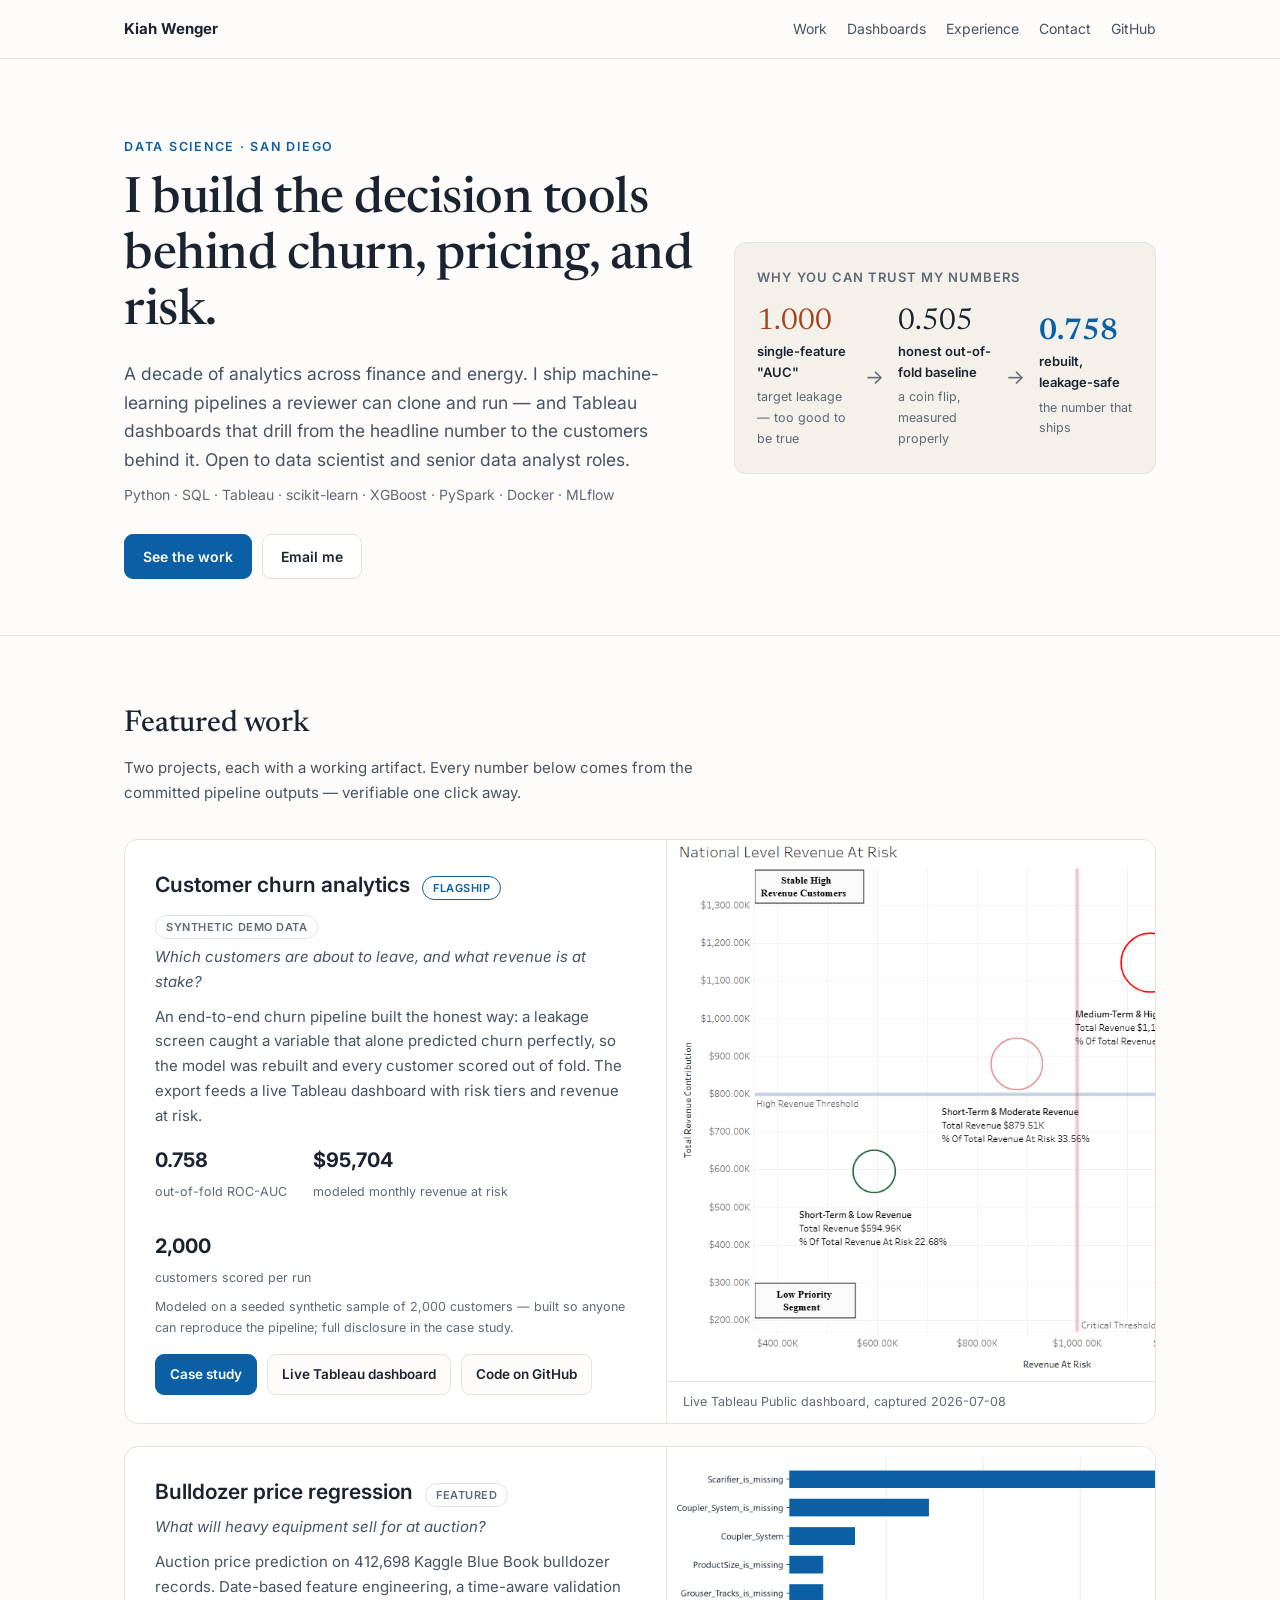
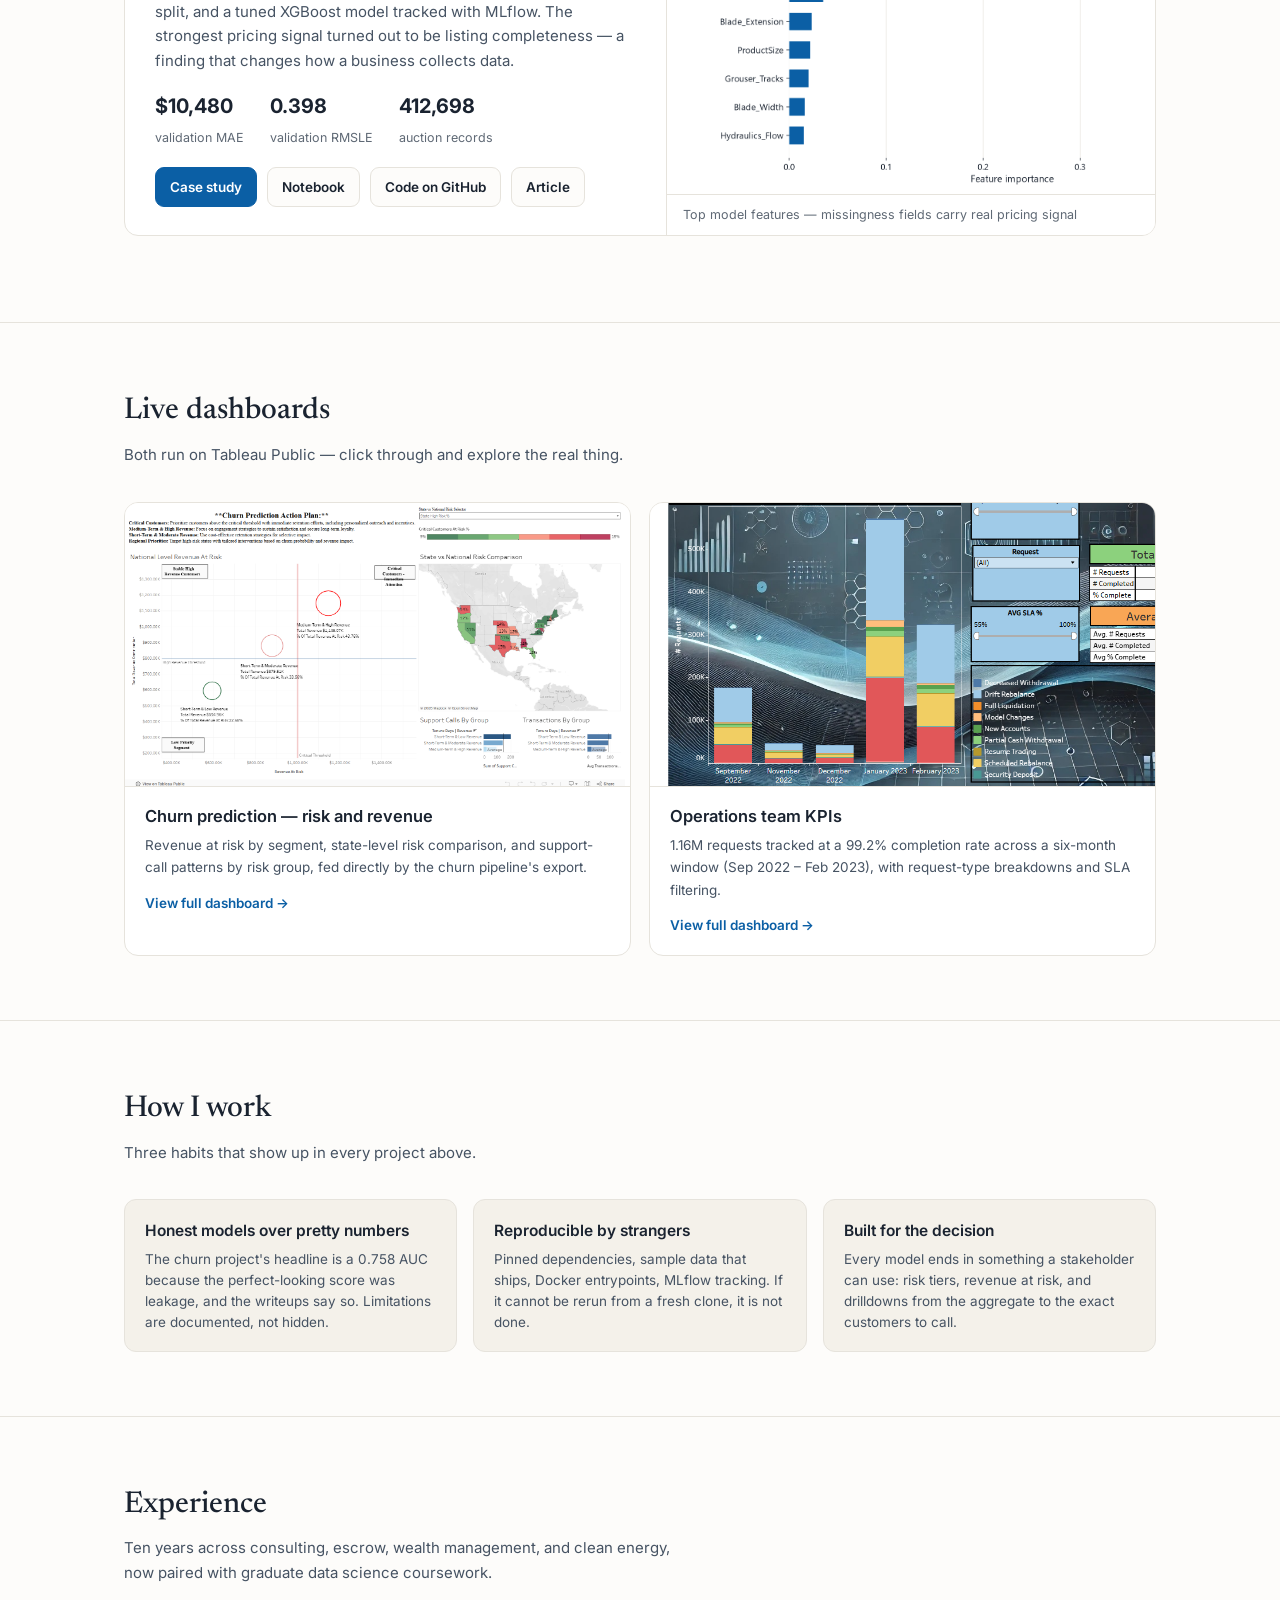
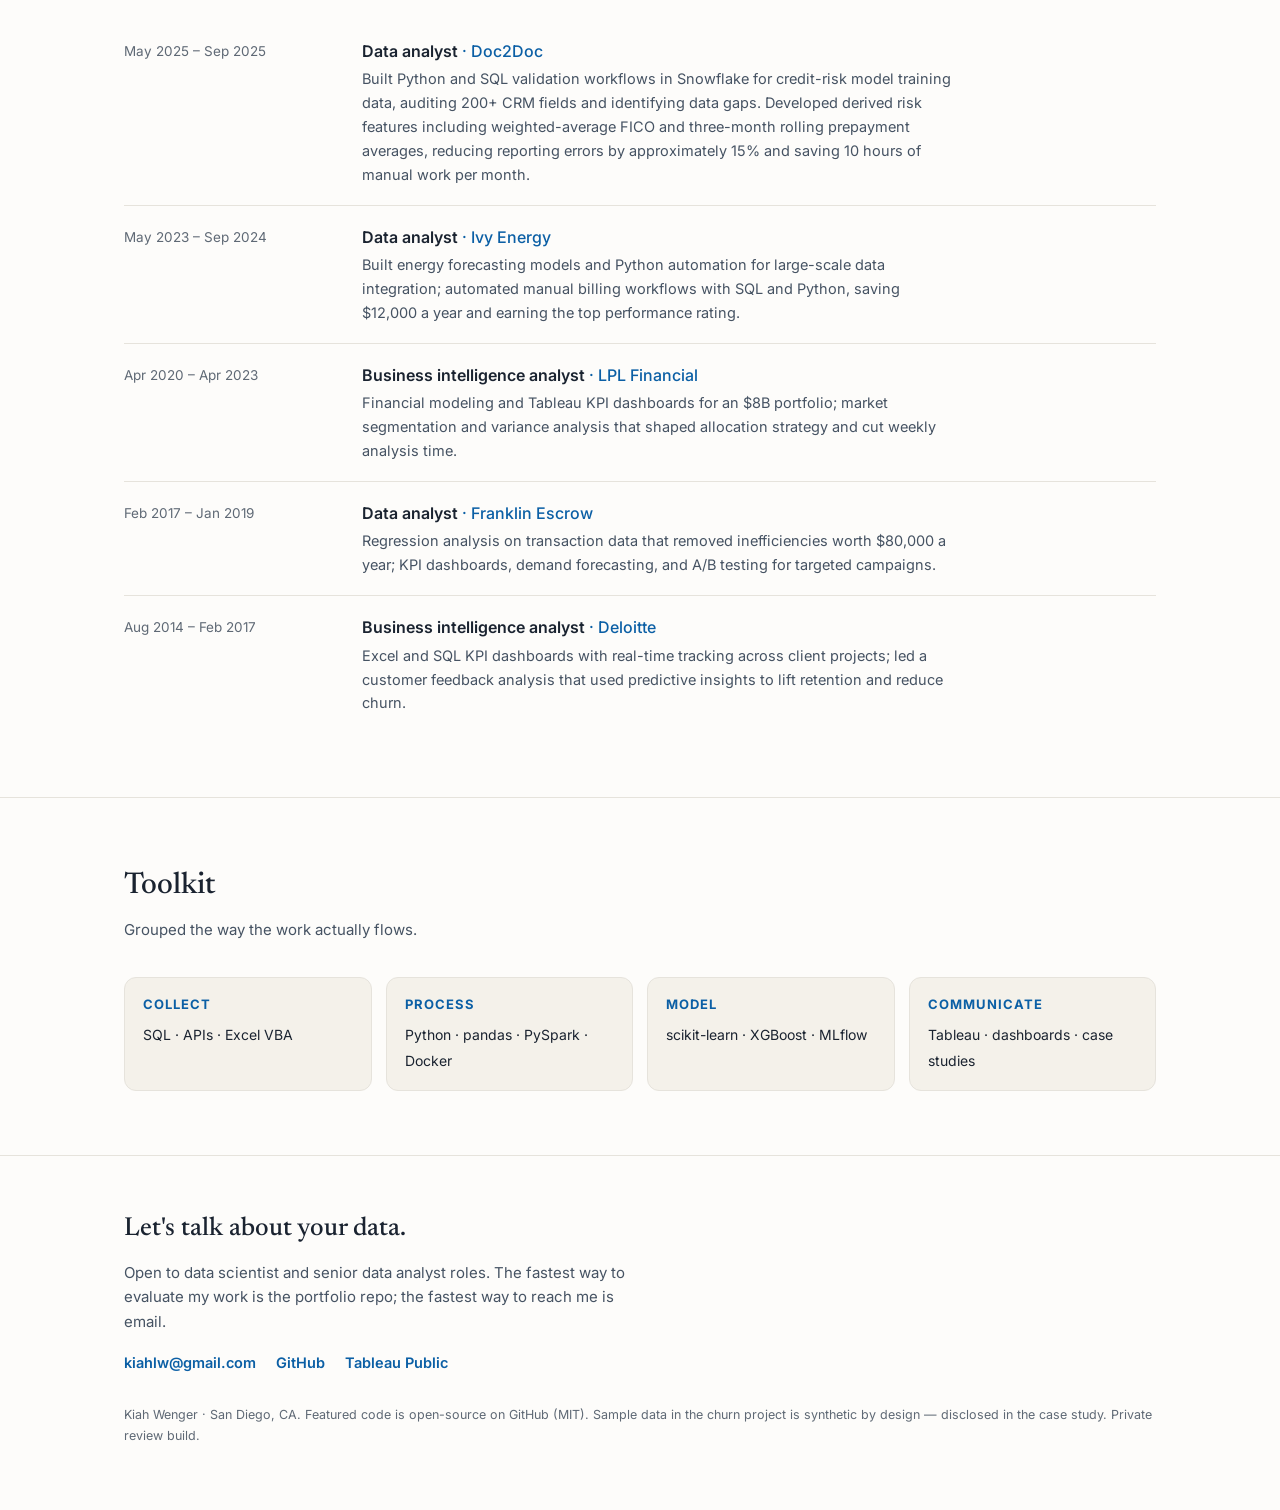
<file: index.html>
<!DOCTYPE html>
<html lang="en">
<head>
<meta charset="utf-8">
<meta name="viewport" content="width=device-width, initial-scale=1">
<title>Kiah Wenger — data scientist</title>
<meta name="description" content="Data scientist and analyst in San Diego. Machine learning pipelines a reviewer can clone and run, live Tableau dashboards, and honest, verified metrics.">
<link rel="preconnect" href="https://fonts.googleapis.com">
<link rel="preconnect" href="https://fonts.gstatic.com" crossorigin>
<link href="https://fonts.googleapis.com/css2?family=Newsreader:ital,opsz,wght@0,6..72,400..700;1,6..72,400..600&family=Inter:wght@400;500;600;700&display=swap" rel="stylesheet">
<link rel="stylesheet" href="assets/css/site.css">
</head>
<body>
<a class="skip" href="#work">Skip to featured work</a>

<nav class="site" aria-label="Site"><div class="wrap">
  <a class="name" href="#top">Kiah Wenger</a>
  <a href="#work">Work</a>
  <a href="#dashboards">Dashboards</a>
  <a href="#experience">Experience</a>
  <a href="#contact">Contact</a>
  <a href="https://github.com/zenwen548" target="_blank" rel="noopener">GitHub</a>
</div></nav>

<header class="hero" id="top"><div class="wrap">
  <div class="hero-copy">
    <p class="kicker">DATA SCIENCE · SAN DIEGO</p>
    <h1 class="serif">I build the decision tools behind churn, pricing, and risk.</h1>
    <p class="tag">A decade of analytics across finance and energy. I ship machine-learning pipelines a reviewer can clone and run — and Tableau dashboards that drill from the headline number to the customers behind it. Open to data scientist and senior data analyst roles.</p>
    <p class="meta">Python · SQL · Tableau · scikit-learn · XGBoost · PySpark · Docker · MLflow</p>
    <div class="btns">
      <a class="btn primary" href="#work">See the work</a>
      <a class="btn" href="mailto:kiahlw@gmail.com">Email me</a>
    </div>
  </div>
  <div class="leak-seq">
    <p class="leak-seq-heading">Why you can trust my numbers</p>
    <div class="leak-seq-row">
      <div class="leak-step">
        <span class="leak-num alert">1.000</span>
        <span class="leak-label">single-feature &quot;AUC&quot;</span>
        <span class="leak-note">target leakage — too good to be true</span>
      </div>
      <span class="leak-arrow" aria-hidden="true">→</span>
      <div class="leak-step">
        <span class="leak-num">0.505</span>
        <span class="leak-label">honest out-of-fold baseline</span>
        <span class="leak-note">a coin flip, measured properly</span>
      </div>
      <span class="leak-arrow" aria-hidden="true">→</span>
      <div class="leak-step">
        <span class="leak-num accent">0.758</span>
        <span class="leak-label">rebuilt, leakage-safe</span>
        <span class="leak-note">the number that ships</span>
      </div>
    </div>
  </div>
</div></header>

<main>
<section id="work"><div class="wrap">
  <h2 class="serif">Featured work</h2>
  <p class="sub">Two projects, each with a working artifact. Every number below comes from the committed pipeline outputs — verifiable one click away.</p>

  <article class="evrow">
    <div class="body">
      <div class="ph"><h3>Customer churn analytics</h3><span class="pill">Flagship</span><a class="pill soft" href="case-studies/customer-churn.html#data">synthetic demo data</a></div>
      <p class="q">Which customers are about to leave, and what revenue is at stake?</p>
      <p>An end-to-end churn pipeline built the honest way: a leakage screen caught a variable that alone predicted churn perfectly, so the model was rebuilt and every customer scored out of fold. The export feeds a live Tableau dashboard with risk tiers and revenue at risk.</p>
      <div class="stats">
        <span class="stat"><b>0.758</b><span>out-of-fold ROC-AUC</span></span>
        <span class="stat"><b>$95,704</b><span>modeled monthly revenue at risk</span></span>
        <span class="stat"><b>2,000</b><span>customers scored per run</span></span>
      </div>
      <p class="footnote">Modeled on a seeded synthetic sample of 2,000 customers — built so anyone can reproduce the pipeline; full disclosure in the case study.</p>
      <div class="cta-row">
        <a class="cta primary" href="case-studies/customer-churn.html">Case study</a>
        <a class="cta" href="https://public.tableau.com/views/Churn_Model_Viz/Dashboard1?:showVizHome=no&amp;:embed=yes&amp;:tabs=no&amp;:toolbar=yes" target="_blank" rel="noopener">Live Tableau dashboard</a>
        <a class="cta" href="https://github.com/zenwen548/data_science_portfolio/tree/main/projects/customer-churn" target="_blank" rel="noopener">Code on GitHub</a>
      </div>
    </div>
    <div class="media">
      <a class="shot" href="https://public.tableau.com/views/Churn_Model_Viz/Dashboard1?:showVizHome=no&amp;:embed=yes&amp;:tabs=no&amp;:toolbar=yes" target="_blank" rel="noopener" aria-label="Open the live churn Tableau dashboard">
        <img src="assets/img/tableau-churn-card-thumb.png" alt="National level revenue-at-risk quadrant chart from the churn Tableau dashboard, grouping customer segments by revenue and risk" loading="lazy">
      </a>
      <span class="cap">Live Tableau Public dashboard, captured 2026-07-08</span>
    </div>
  </article>

  <article class="evrow">
    <div class="body">
      <div class="ph"><h3>Bulldozer price regression</h3><span class="pill soft">Featured</span></div>
      <p class="q">What will heavy equipment sell for at auction?</p>
      <p>Auction price prediction on 412,698 Kaggle Blue Book bulldozer records. Date-based feature engineering, a time-aware validation split, and a tuned XGBoost model tracked with MLflow. The strongest pricing signal turned out to be listing completeness — a finding that changes how a business collects data.</p>
      <div class="stats">
        <span class="stat"><b>$10,480</b><span>validation MAE</span></span>
        <span class="stat"><b>0.398</b><span>validation RMSLE</span></span>
        <span class="stat"><b>412,698</b><span>auction records</span></span>
      </div>
      <div class="cta-row">
        <a class="cta primary" href="case-studies/bulldozer-price-regression.html">Case study</a>
        <a class="cta" href="https://github.com/zenwen548/data_science_portfolio/blob/main/Bulldozer-Price-Regression.ipynb" target="_blank" rel="noopener">Notebook</a>
        <a class="cta" href="https://github.com/zenwen548/data_science_portfolio/tree/main/projects/bulldozer-price-regression" target="_blank" rel="noopener">Code on GitHub</a>
        <a class="cta" href="https://www.linkedin.com/pulse/predicting-bulldozer-sale-prices-ai-kiah-wenger-qbuoc/" target="_blank" rel="noopener">Article</a>
      </div>
    </div>
    <div class="media">
      <a class="shot" href="case-studies/bulldozer-price-regression.html" aria-label="Read the bulldozer price regression case study">
        <img src="assets/img/bulldozer-feature-importance.png" alt="Bar chart of the tuned XGBoost model's top ten features, led by Scarifier-is-missing at 0.43 importance" loading="lazy">
      </a>
      <span class="cap">Top model features — missingness fields carry real pricing signal</span>
    </div>
  </article>
</div></section>

<section id="dashboards"><div class="wrap">
  <h2 class="serif">Live dashboards</h2>
  <p class="sub">Both run on Tableau Public — click through and explore the real thing.</p>
  <div class="dash-grid">
    <div class="dash-card">
      <a class="shot" href="https://public.tableau.com/views/Churn_Model_Viz/Dashboard1?:showVizHome=no&amp;:embed=yes&amp;:tabs=no&amp;:toolbar=yes" target="_blank" rel="noopener" aria-label="Open the churn prediction dashboard on Tableau Public">
        <img src="assets/img/tableau-churn-dashboard.png" alt="Churn prediction dashboard with national revenue-at-risk chart and state risk map" loading="lazy">
      </a>
      <div class="db">
        <h3>Churn prediction — risk and revenue</h3>
        <p>Revenue at risk by segment, state-level risk comparison, and support-call patterns by risk group, fed directly by the churn pipeline's export.</p>
        <a class="go" href="https://public.tableau.com/views/Churn_Model_Viz/Dashboard1?:showVizHome=no&amp;:embed=yes&amp;:tabs=no&amp;:toolbar=yes" target="_blank" rel="noopener">View full dashboard →</a>
      </div>
    </div>
    <div class="dash-card">
      <a class="shot" href="https://public.tableau.com/views/OperationsKPIs_17387060122900/Dashboard2?:showVizHome=no&amp;:embed=yes&amp;:tabs=no&amp;:toolbar=yes" target="_blank" rel="noopener" aria-label="Open the operations KPI dashboard on Tableau Public">
        <img src="assets/img/tableau-opskpi-card-thumb.png" alt="Operations team KPI totals and stacked monthly request-volume bar chart" loading="lazy">
      </a>
      <div class="db">
        <h3>Operations team KPIs</h3>
        <p>1.16M requests tracked at a 99.2% completion rate across a six-month window (Sep 2022 – Feb 2023), with request-type breakdowns and SLA filtering.</p>
        <a class="go" href="https://public.tableau.com/views/OperationsKPIs_17387060122900/Dashboard2?:showVizHome=no&amp;:embed=yes&amp;:tabs=no&amp;:toolbar=yes" target="_blank" rel="noopener">View full dashboard →</a>
      </div>
    </div>
  </div>
</div></section>

<section><div class="wrap">
  <h2 class="serif">How I work</h2>
  <p class="sub">Three habits that show up in every project above.</p>
  <div class="how">
    <div class="h-card"><h3>Honest models over pretty numbers</h3><p>The churn project's headline is a 0.758 AUC because the perfect-looking score was leakage, and the writeups say so. Limitations are documented, not hidden.</p></div>
    <div class="h-card"><h3>Reproducible by strangers</h3><p>Pinned dependencies, sample data that ships, Docker entrypoints, MLflow tracking. If it cannot be rerun from a fresh clone, it is not done.</p></div>
    <div class="h-card"><h3>Built for the decision</h3><p>Every model ends in something a stakeholder can use: risk tiers, revenue at risk, and drilldowns from the aggregate to the exact customers to call.</p></div>
  </div>
</div></section>

<section id="experience"><div class="wrap">
  <h2 class="serif">Experience</h2>
  <p class="sub">Ten years across consulting, escrow, wealth management, and clean energy, now paired with graduate data science coursework.</p>
  <div class="xp">
    <div class="when">May 2025 – Sep 2025</div>
    <div><span class="role">Data analyst</span> <span class="org">· Doc2Doc</span>
      <p>Built Python and SQL validation workflows in Snowflake for credit-risk model training data, auditing 200+ CRM fields and identifying data gaps. Developed derived risk features including weighted-average FICO and three-month rolling prepayment averages, reducing reporting errors by approximately 15% and saving 10 hours of manual work per month.</p></div>
  </div>
  <div class="xp">
    <div class="when">May 2023 – Sep 2024</div>
    <div><span class="role">Data analyst</span> <span class="org">· Ivy Energy</span>
      <p>Built energy forecasting models and Python automation for large-scale data integration; automated manual billing workflows with SQL and Python, saving $12,000 a year and earning the top performance rating.</p></div>
  </div>
  <div class="xp">
    <div class="when">Apr 2020 – Apr 2023</div>
    <div><span class="role">Business intelligence analyst</span> <span class="org">· LPL Financial</span>
      <p>Financial modeling and Tableau KPI dashboards for an $8B portfolio; market segmentation and variance analysis that shaped allocation strategy and cut weekly analysis time.</p></div>
  </div>
  <div class="xp">
    <div class="when">Feb 2017 – Jan 2019</div>
    <div><span class="role">Data analyst</span> <span class="org">· Franklin Escrow</span>
      <p>Regression analysis on transaction data that removed inefficiencies worth $80,000 a year; KPI dashboards, demand forecasting, and A/B testing for targeted campaigns.</p></div>
  </div>
  <div class="xp">
    <div class="when">Aug 2014 – Feb 2017</div>
    <div><span class="role">Business intelligence analyst</span> <span class="org">· Deloitte</span>
      <p>Excel and SQL KPI dashboards with real-time tracking across client projects; led a customer feedback analysis that used predictive insights to lift retention and reduce churn.</p></div>
  </div>
</div></section>

<section id="skills"><div class="wrap">
  <h2 class="serif">Toolkit</h2>
  <p class="sub">Grouped the way the work actually flows.</p>
  <div class="pipeline">
    <div class="pipe"><b>Collect</b><span>SQL · APIs · Excel VBA</span></div>
    <div class="pipe"><b>Process</b><span>Python · pandas · PySpark · Docker</span></div>
    <div class="pipe"><b>Model</b><span>scikit-learn · XGBoost · MLflow</span></div>
    <div class="pipe"><b>Communicate</b><span>Tableau · dashboards · case studies</span></div>
  </div>
</div></section>
</main>

<footer class="site" id="contact"><div class="wrap">
  <p class="big serif">Let's talk about your data.</p>
  <p class="lede">Open to data scientist and senior data analyst roles. The fastest way to evaluate my work is the portfolio repo; the fastest way to reach me is email.</p>
  <div class="row">
    <a href="mailto:kiahlw@gmail.com">kiahlw@gmail.com</a>
    <a href="https://github.com/zenwen548" target="_blank" rel="noopener">GitHub</a>
    <a href="https://public.tableau.com/app/profile/lee6095/vizzes" target="_blank" rel="noopener">Tableau Public</a>
  </div>
  <p class="note">Kiah Wenger · San Diego, CA. Featured code is open-source on GitHub (MIT). Sample data in the churn project is synthetic by design — disclosed in the case study. Private review build.</p>
</div></footer>

</body>
</html>
</file>
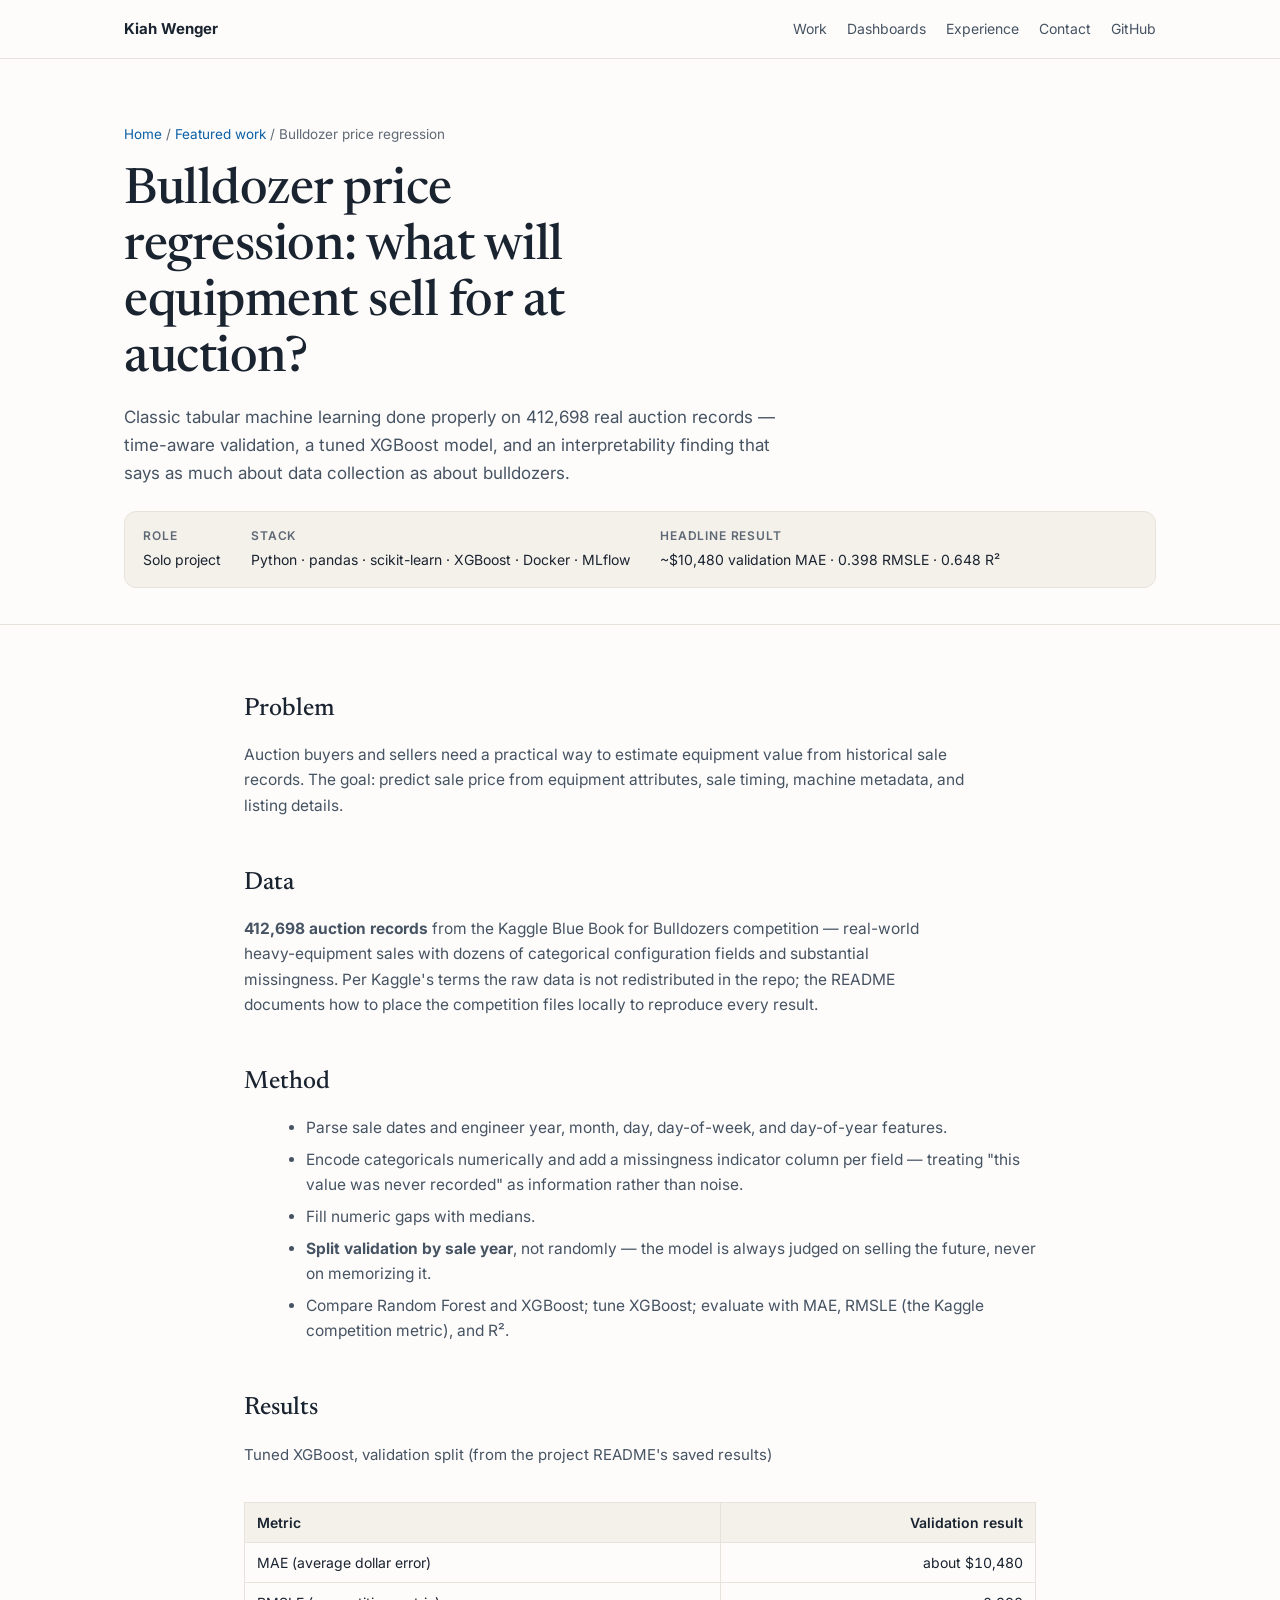
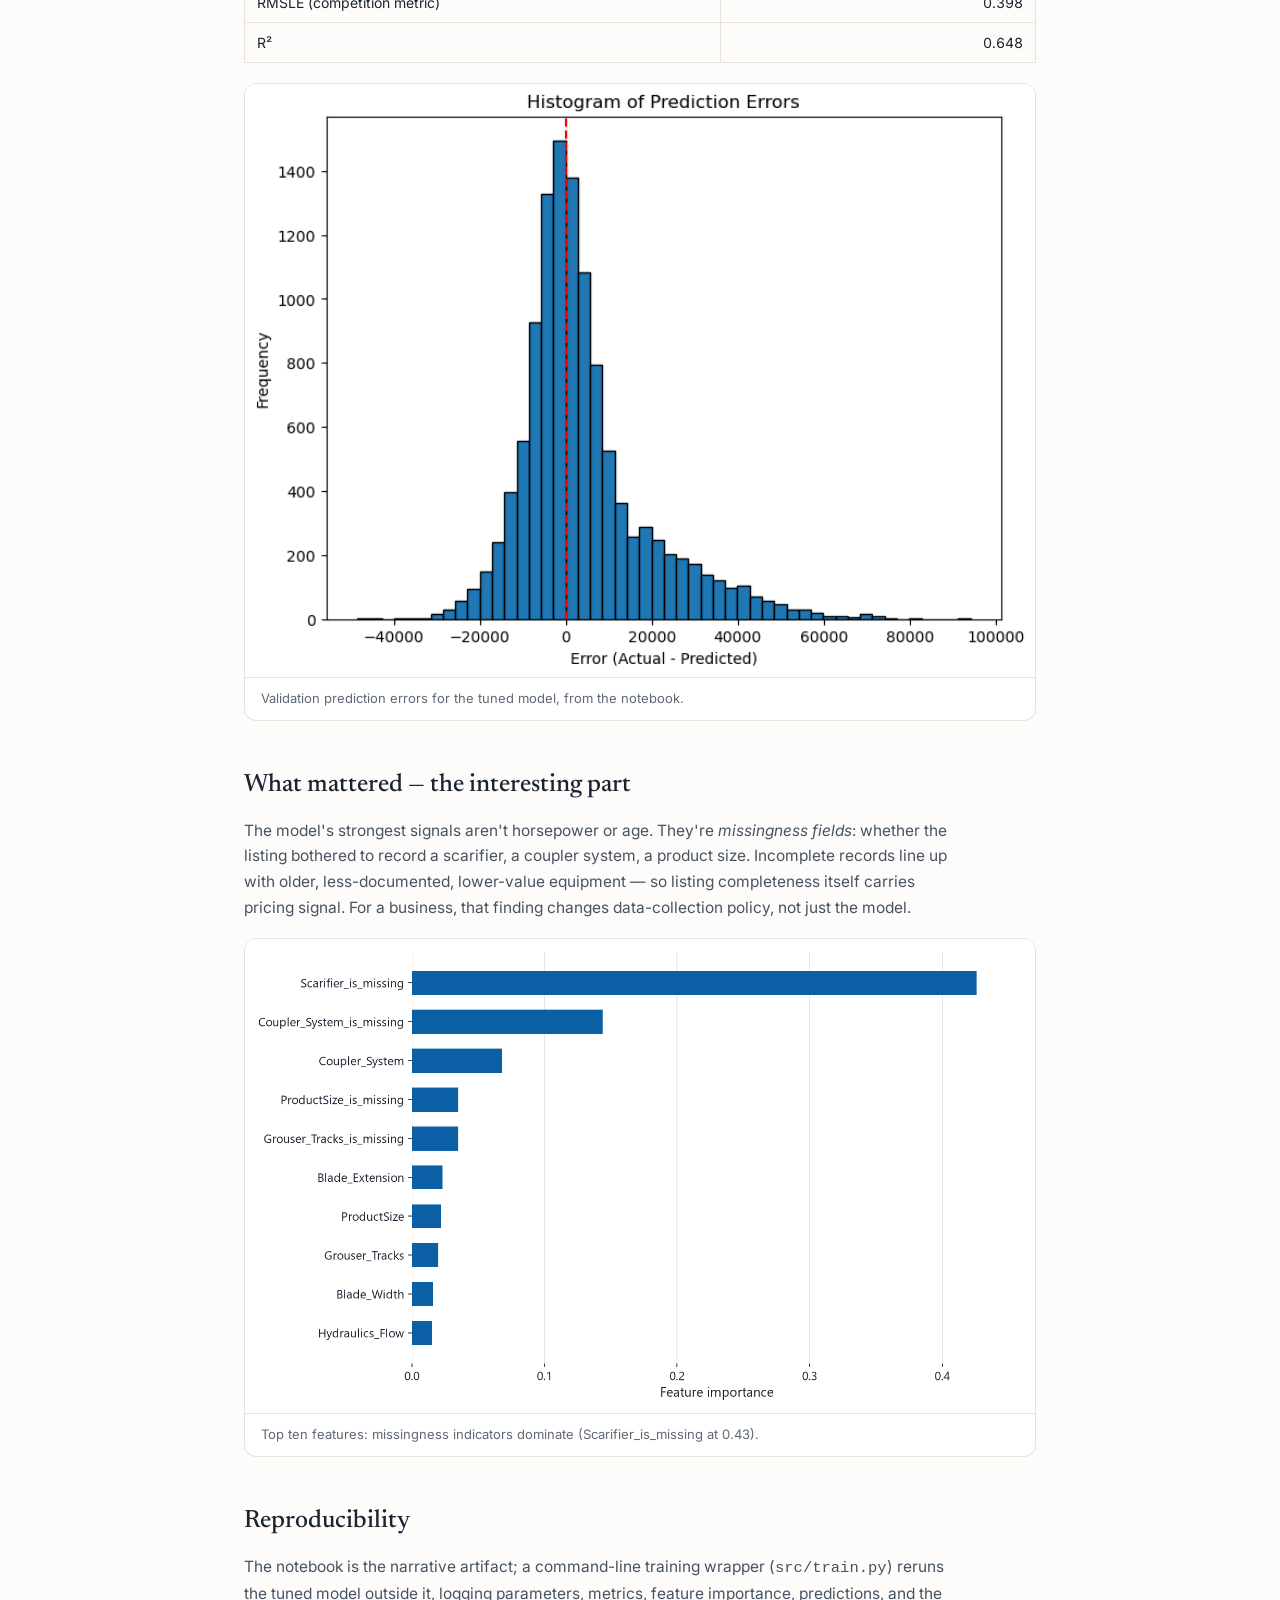
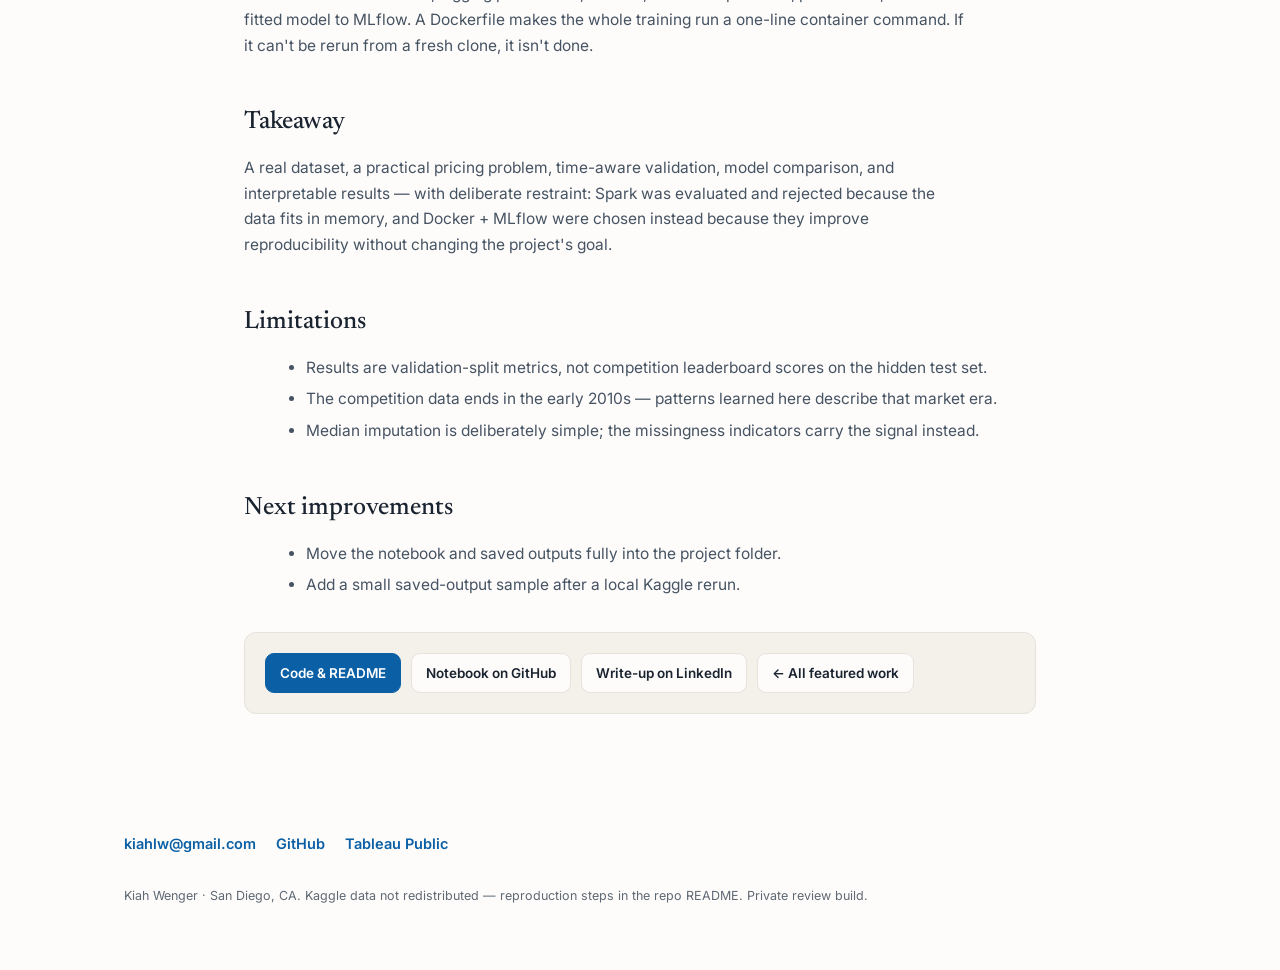
<file: case-studies/bulldozer-price-regression.html>
<!DOCTYPE html>
<html lang="en">
<head>
<meta charset="utf-8">
<meta name="viewport" content="width=device-width, initial-scale=1">
<title>Bulldozer price regression — Kiah Wenger</title>
<meta name="description" content="Auction price prediction on 412,698 Kaggle Blue Book records: time-aware validation, tuned XGBoost, Docker + MLflow reproducibility.">
<link rel="preconnect" href="https://fonts.googleapis.com">
<link rel="preconnect" href="https://fonts.gstatic.com" crossorigin>
<link href="https://fonts.googleapis.com/css2?family=Newsreader:ital,opsz,wght@0,6..72,400..700;1,6..72,400..600&family=Inter:wght@400;500;600;700&display=swap" rel="stylesheet">
<link rel="stylesheet" href="../assets/css/site.css">
</head>
<body>
<a class="skip" href="#main">Skip to case study</a>

<nav class="site" aria-label="Site"><div class="wrap">
  <a class="name" href="../index.html">Kiah Wenger</a>
  <a href="../index.html#work">Work</a>
  <a href="../index.html#dashboards">Dashboards</a>
  <a href="../index.html#experience">Experience</a>
  <a href="../index.html#contact">Contact</a>
  <a href="https://github.com/zenwen548" target="_blank" rel="noopener">GitHub</a>
</div></nav>

<header class="case-head"><div class="wrap">
  <p class="crumb"><a href="../index.html">Home</a> / <a href="../index.html#work">Featured work</a> / Bulldozer price regression</p>
  <h1 class="serif">Bulldozer price regression: what will equipment sell for at auction?</h1>
  <p class="lede">Classic tabular machine learning done properly on 412,698 real auction records — time-aware validation, a tuned XGBoost model, and an interpretability finding that says as much about data collection as about bulldozers.</p>
  <div class="metastrip">
    <div><b>Role</b><span>Solo project</span></div>
    <div><b>Stack</b><span>Python · pandas · scikit-learn · XGBoost · Docker · MLflow</span></div>
    <div><b>Headline result</b><span>~$10,480 validation MAE · 0.398 RMSLE · 0.648 R²</span></div>
  </div>
</div></header>

<main id="main">
<article class="case"><div class="wrap">

  <h2 class="serif">Problem</h2>
  <p>Auction buyers and sellers need a practical way to estimate equipment value from historical sale records. The goal: predict sale price from equipment attributes, sale timing, machine metadata, and listing details.</p>

  <h2 class="serif">Data</h2>
  <p><strong>412,698 auction records</strong> from the Kaggle Blue Book for Bulldozers competition — real-world heavy-equipment sales with dozens of categorical configuration fields and substantial missingness. Per Kaggle's terms the raw data is not redistributed in the repo; the README documents how to place the competition files locally to reproduce every result.</p>

  <h2 class="serif">Method</h2>
  <ul>
    <li>Parse sale dates and engineer year, month, day, day-of-week, and day-of-year features.</li>
    <li>Encode categoricals numerically and add a missingness indicator column per field — treating "this value was never recorded" as information rather than noise.</li>
    <li>Fill numeric gaps with medians.</li>
    <li><strong>Split validation by sale year</strong>, not randomly — the model is always judged on selling the future, never on memorizing it.</li>
    <li>Compare Random Forest and XGBoost; tune XGBoost; evaluate with MAE, RMSLE (the Kaggle competition metric), and R².</li>
  </ul>

  <h2 class="serif">Results</h2>
  <table>
    <caption class="sub" style="text-align:left;caption-side:top">Tuned XGBoost, validation split (from the project README's saved results)</caption>
    <tr><th>Metric</th><th class="num">Validation result</th></tr>
    <tr><td>MAE (average dollar error)</td><td class="num">about $10,480</td></tr>
    <tr><td>RMSLE (competition metric)</td><td class="num">0.398</td></tr>
    <tr><td>R²</td><td class="num">0.648</td></tr>
  </table>
  <figure class="figure">
    <img src="../assets/img/bulldozer-prediction-errors.png" alt="Scatter plot of validation prediction errors for the tuned XGBoost model" loading="lazy">
    <figcaption>Validation prediction errors for the tuned model, from the notebook.</figcaption>
  </figure>

  <h2 class="serif">What mattered — the interesting part</h2>
  <p>The model's strongest signals aren't horsepower or age. They're <em>missingness fields</em>: whether the listing bothered to record a scarifier, a coupler system, a product size. Incomplete records line up with older, less-documented, lower-value equipment — so listing completeness itself carries pricing signal. For a business, that finding changes data-collection policy, not just the model.</p>
  <figure class="figure">
    <img src="../assets/img/bulldozer-feature-importance.png" alt="Top ten feature importances for the tuned XGBoost model, led by Scarifier-is-missing at 0.43" loading="lazy">
    <figcaption>Top ten features: missingness indicators dominate (Scarifier_is_missing at 0.43).</figcaption>
  </figure>

  <h2 class="serif">Reproducibility</h2>
  <p>The notebook is the narrative artifact; a command-line training wrapper (<code>src/train.py</code>) reruns the tuned model outside it, logging parameters, metrics, feature importance, predictions, and the fitted model to MLflow. A Dockerfile makes the whole training run a one-line container command. If it can't be rerun from a fresh clone, it isn't done.</p>

  <h2 class="serif">Takeaway</h2>
  <p>A real dataset, a practical pricing problem, time-aware validation, model comparison, and interpretable results — with deliberate restraint: Spark was evaluated and rejected because the data fits in memory, and Docker + MLflow were chosen instead because they improve reproducibility without changing the project's goal.</p>

  <h2 class="serif">Limitations</h2>
  <ul>
    <li>Results are validation-split metrics, not competition leaderboard scores on the hidden test set.</li>
    <li>The competition data ends in the early 2010s — patterns learned here describe that market era.</li>
    <li>Median imputation is deliberately simple; the missingness indicators carry the signal instead.</li>
  </ul>

  <h2 class="serif">Next improvements</h2>
  <ul>
    <li>Move the notebook and saved outputs fully into the project folder.</li>
    <li>Add a small saved-output sample after a local Kaggle rerun.</li>
  </ul>

  <div class="evidence-bar">
    <a class="cta primary" href="https://github.com/zenwen548/data_science_portfolio/tree/main/projects/bulldozer-price-regression" target="_blank" rel="noopener">Code &amp; README</a>
    <a class="cta" href="https://github.com/zenwen548/data_science_portfolio/blob/main/Bulldozer-Price-Regression.ipynb" target="_blank" rel="noopener">Notebook on GitHub</a>
    <a class="cta" href="https://www.linkedin.com/pulse/predicting-bulldozer-sale-prices-ai-kiah-wenger-qbuoc/" target="_blank" rel="noopener">Write-up on LinkedIn</a>
    <a class="cta" href="../index.html#work">← All featured work</a>
  </div>

</div></article>
</main>

<footer class="site"><div class="wrap">
  <div class="row">
    <a href="mailto:kiahlw@gmail.com">kiahlw@gmail.com</a>
    <a href="https://github.com/zenwen548" target="_blank" rel="noopener">GitHub</a>
    <a href="https://public.tableau.com/app/profile/lee6095/vizzes" target="_blank" rel="noopener">Tableau Public</a>
  </div>
  <p class="note">Kiah Wenger · San Diego, CA. Kaggle data not redistributed — reproduction steps in the repo README. Private review build.</p>
</div></footer>

</body>
</html>
</file>
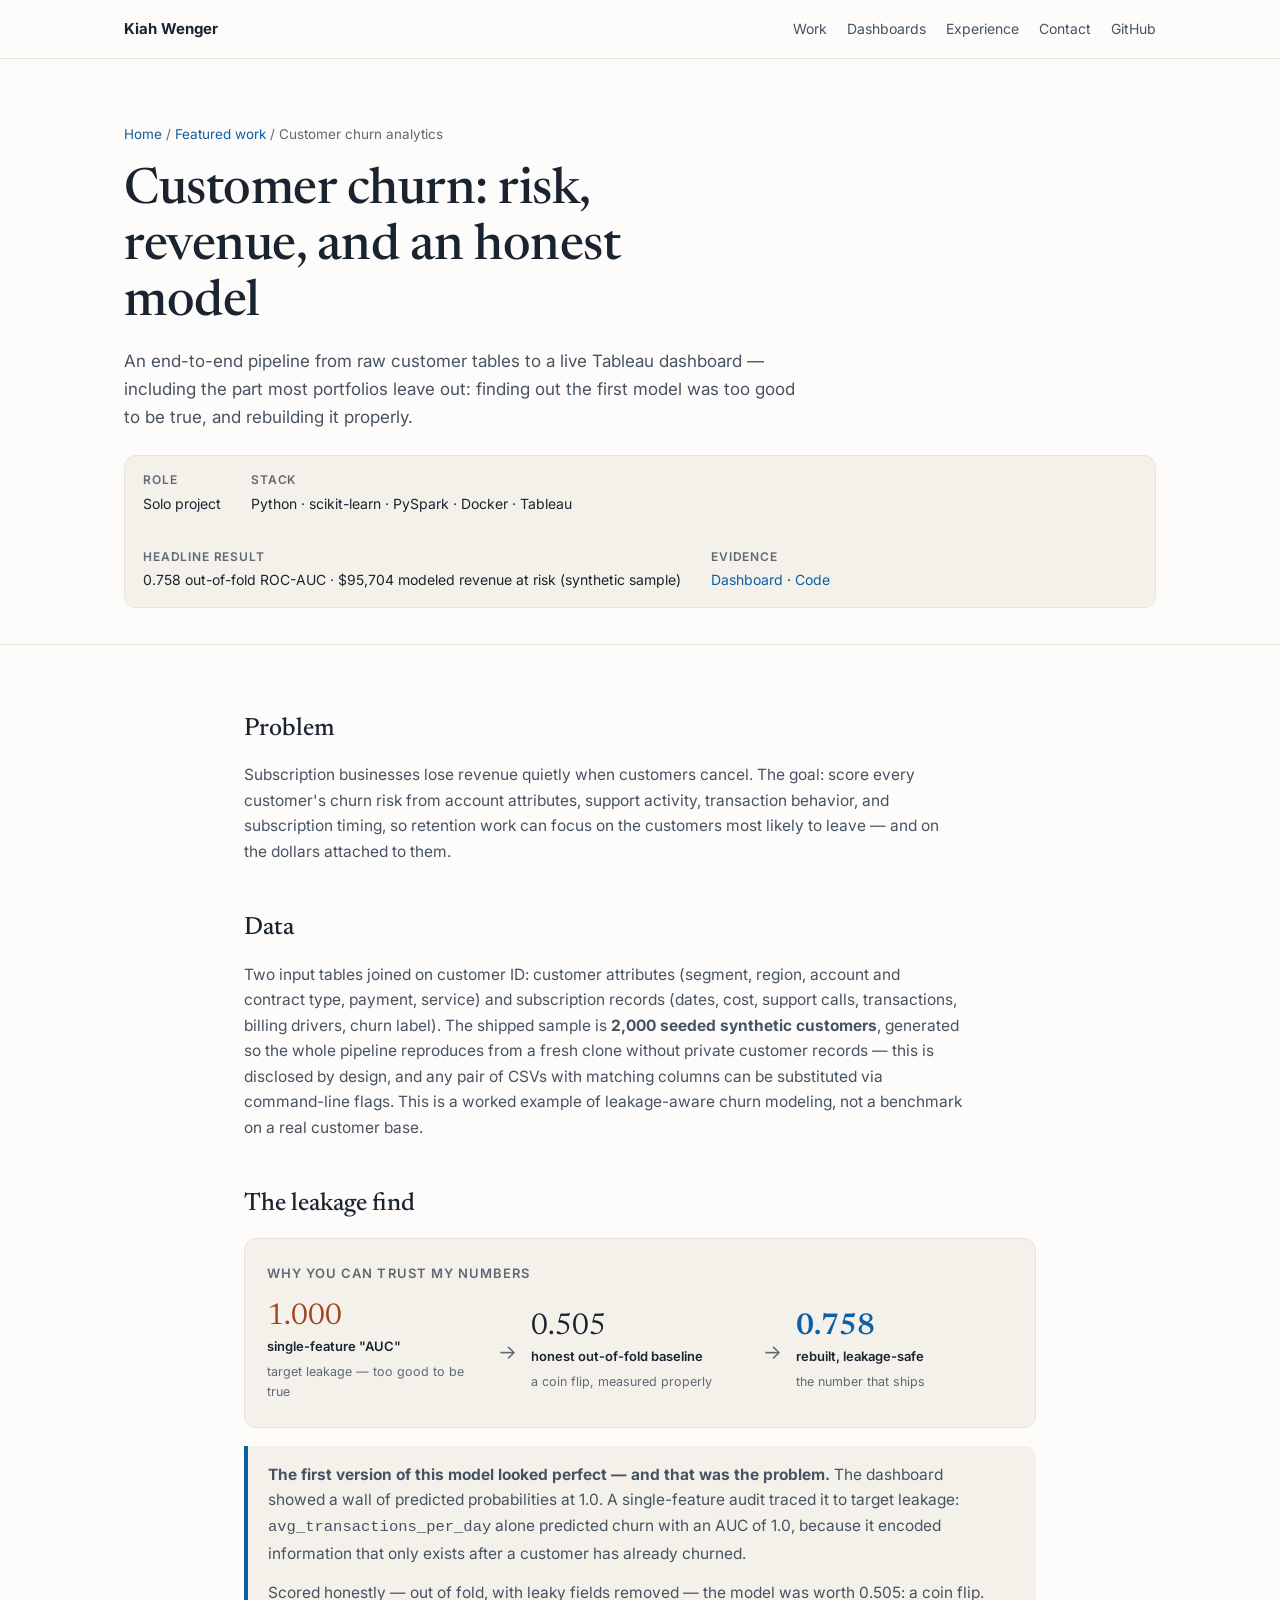
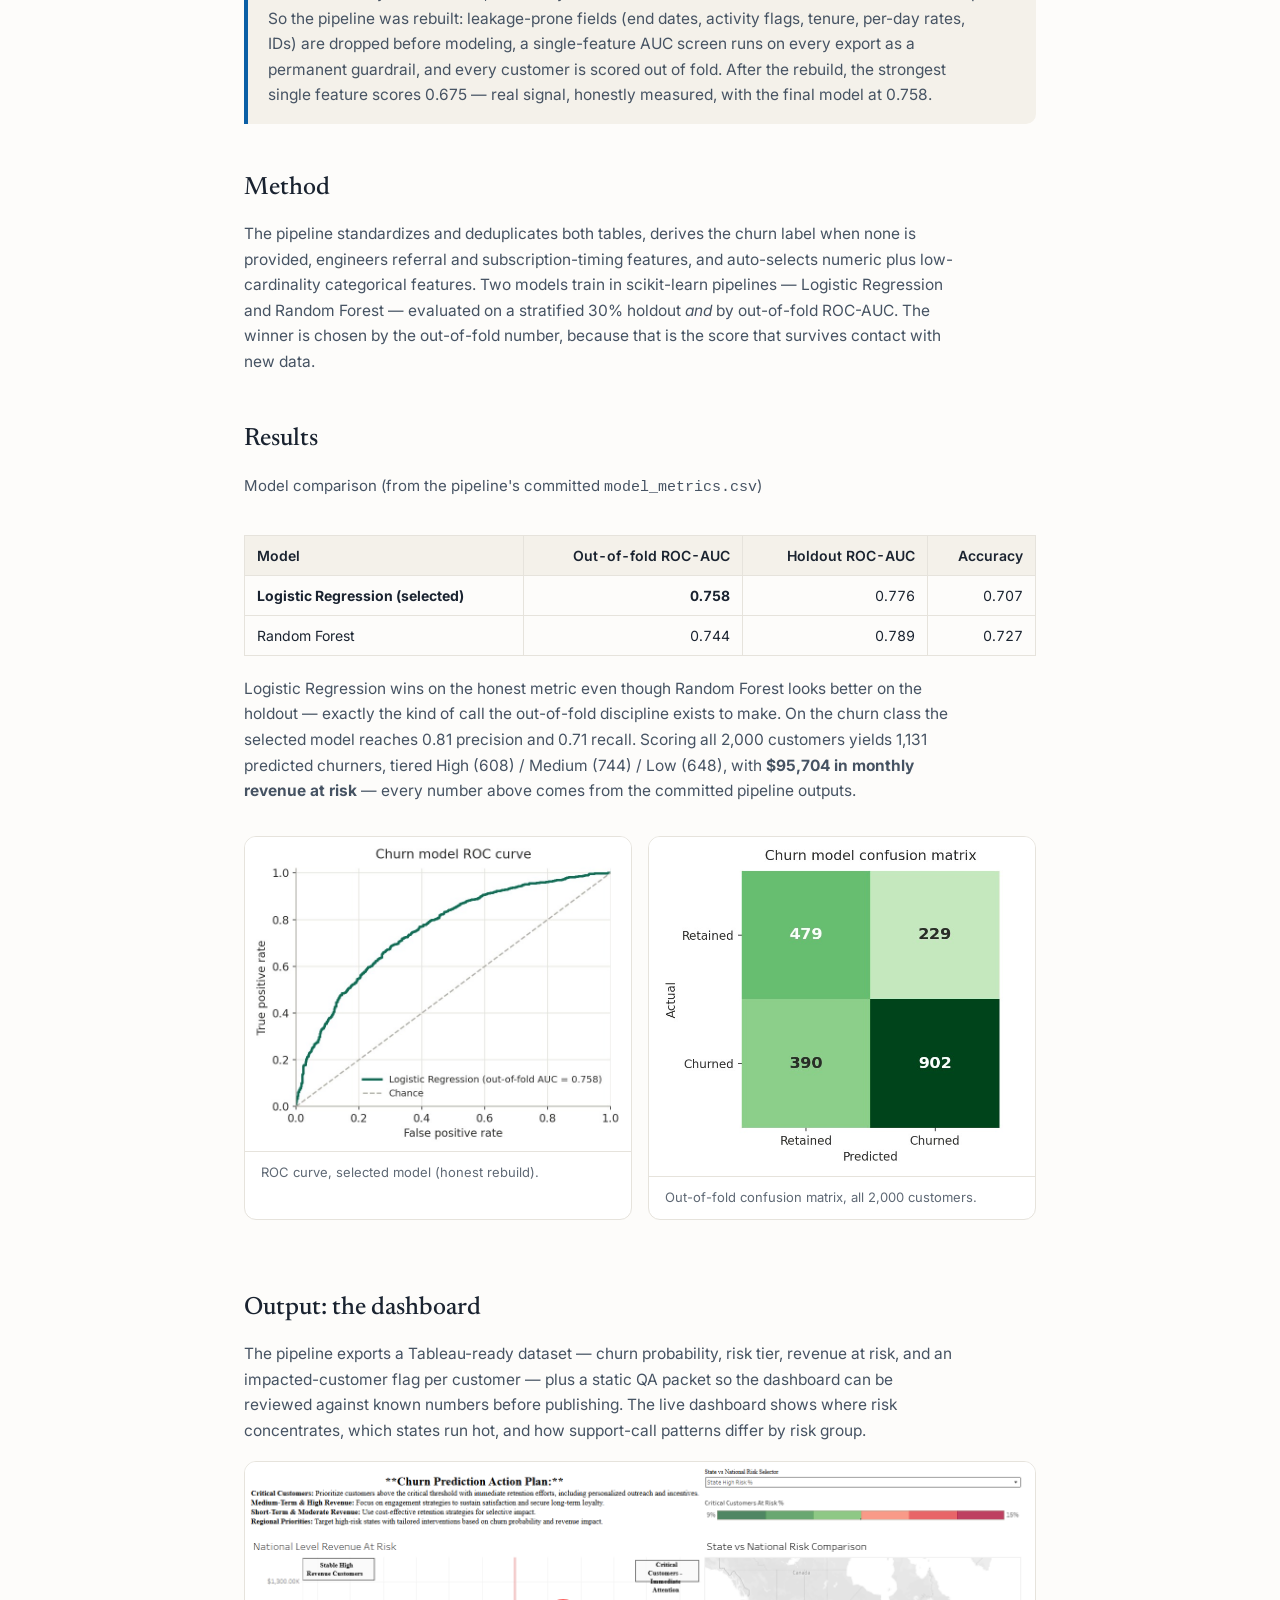
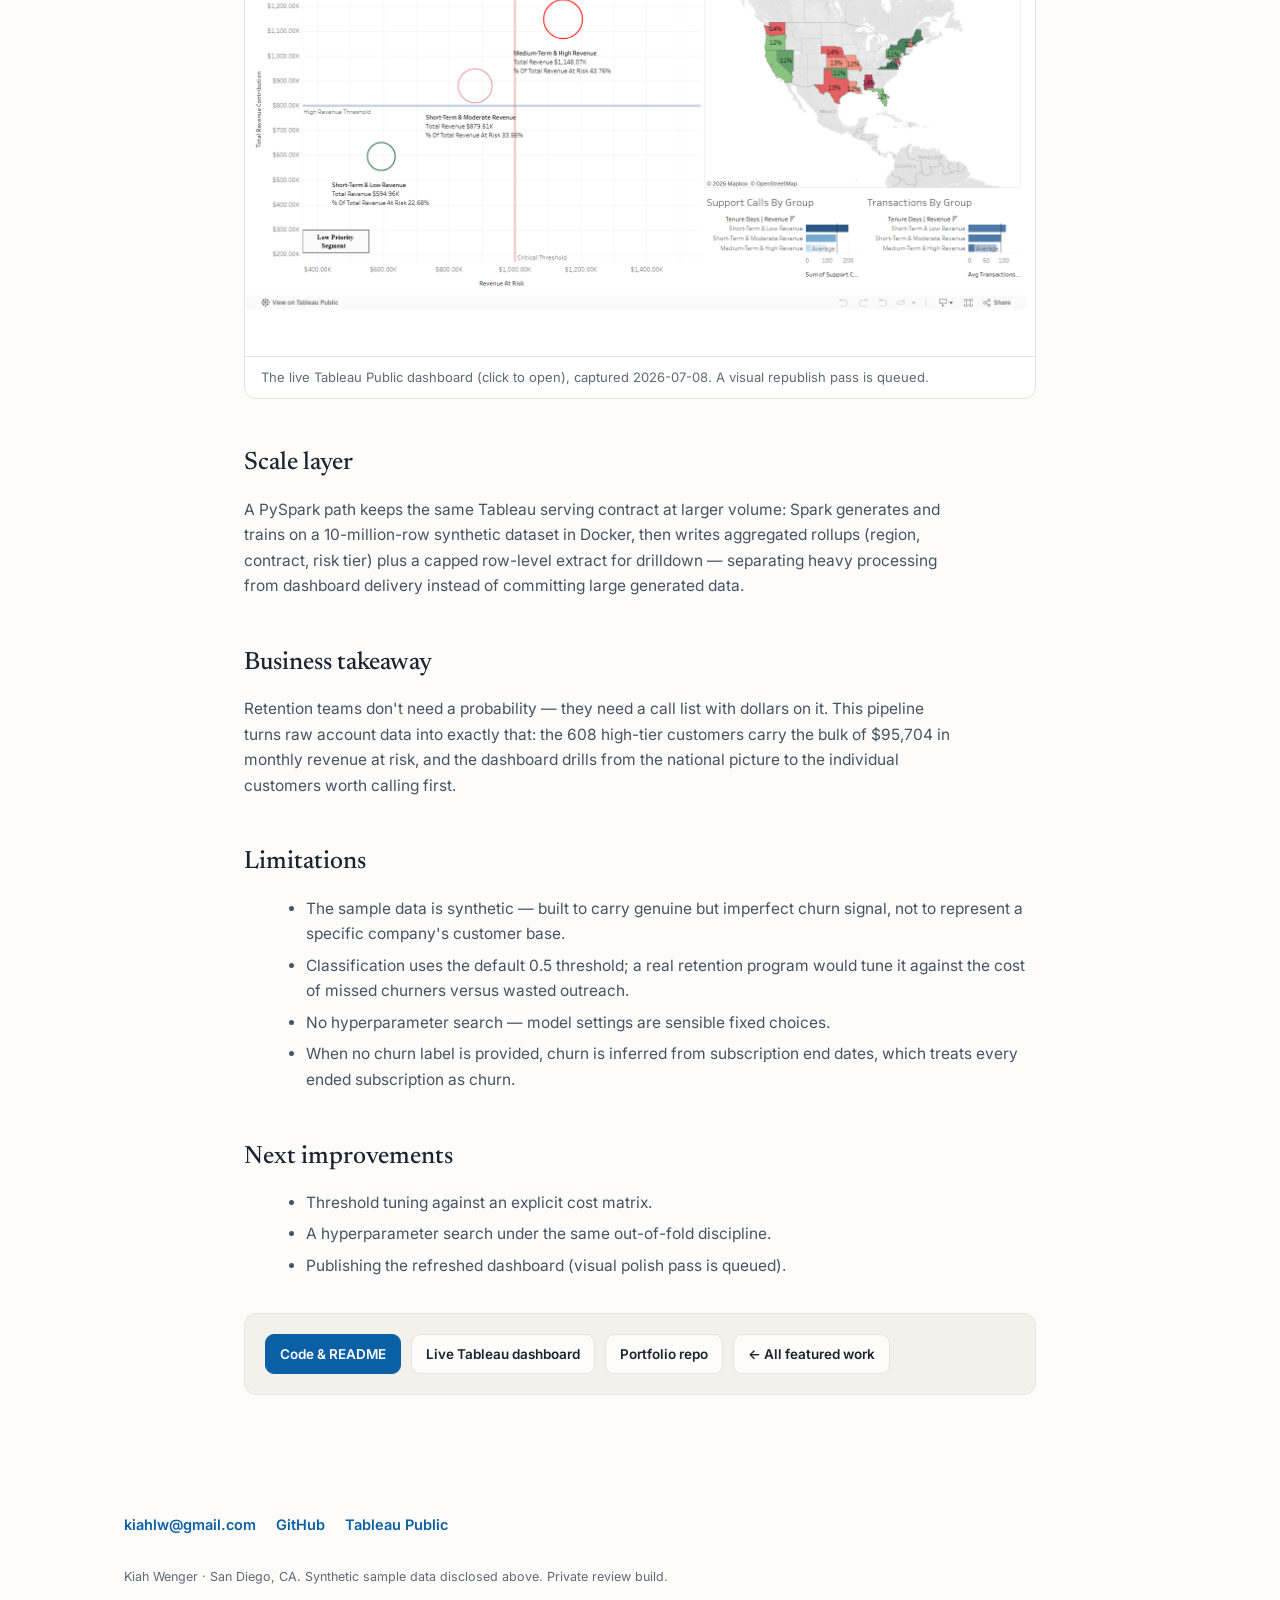
<file: case-studies/customer-churn.html>
<!DOCTYPE html>
<html lang="en">
<head>
<meta charset="utf-8">
<meta name="viewport" content="width=device-width, initial-scale=1">
<title>Customer churn analytics — Kiah Wenger</title>
<meta name="description" content="End-to-end churn pipeline case study: leakage discovery, honest out-of-fold scoring, and a live Tableau dashboard with revenue at risk.">
<link rel="preconnect" href="https://fonts.googleapis.com">
<link rel="preconnect" href="https://fonts.gstatic.com" crossorigin>
<link href="https://fonts.googleapis.com/css2?family=Newsreader:ital,opsz,wght@0,6..72,400..700;1,6..72,400..600&family=Inter:wght@400;500;600;700&display=swap" rel="stylesheet">
<link rel="stylesheet" href="../assets/css/site.css">
</head>
<body>
<a class="skip" href="#main">Skip to case study</a>

<nav class="site" aria-label="Site"><div class="wrap">
  <a class="name" href="../index.html">Kiah Wenger</a>
  <a href="../index.html#work">Work</a>
  <a href="../index.html#dashboards">Dashboards</a>
  <a href="../index.html#experience">Experience</a>
  <a href="../index.html#contact">Contact</a>
  <a href="https://github.com/zenwen548" target="_blank" rel="noopener">GitHub</a>
</div></nav>

<header class="case-head"><div class="wrap">
  <p class="crumb"><a href="../index.html">Home</a> / <a href="../index.html#work">Featured work</a> / Customer churn analytics</p>
  <h1 class="serif">Customer churn: risk, revenue, and an honest model</h1>
  <p class="lede">An end-to-end pipeline from raw customer tables to a live Tableau dashboard — including the part most portfolios leave out: finding out the first model was too good to be true, and rebuilding it properly.</p>
  <div class="metastrip">
    <div><b>Role</b><span>Solo project</span></div>
    <div><b>Stack</b><span>Python · scikit-learn · PySpark · Docker · Tableau</span></div>
    <div><b>Headline result</b><span>0.758 out-of-fold ROC-AUC · $95,704 modeled revenue at risk (synthetic sample)</span></div>
    <div><b>Evidence</b><span><a href="https://public.tableau.com/views/Churn_Model_Viz/Dashboard1?:showVizHome=no&amp;:embed=yes&amp;:tabs=no&amp;:toolbar=yes" target="_blank" rel="noopener">Dashboard</a> · <a href="https://github.com/zenwen548/data_science_portfolio/tree/main/projects/customer-churn" target="_blank" rel="noopener">Code</a></span></div>
  </div>
</div></header>

<main id="main">
<article class="case"><div class="wrap">

  <h2 class="serif">Problem</h2>
  <p>Subscription businesses lose revenue quietly when customers cancel. The goal: score every customer's churn risk from account attributes, support activity, transaction behavior, and subscription timing, so retention work can focus on the customers most likely to leave — and on the dollars attached to them.</p>

  <h2 class="serif" id="data">Data</h2>
  <p>Two input tables joined on customer ID: customer attributes (segment, region, account and contract type, payment, service) and subscription records (dates, cost, support calls, transactions, billing drivers, churn label). The shipped sample is <strong>2,000 seeded synthetic customers</strong>, generated so the whole pipeline reproduces from a fresh clone without private customer records — this is disclosed by design, and any pair of CSVs with matching columns can be substituted via command-line flags. This is a worked example of leakage-aware churn modeling, not a benchmark on a real customer base.</p>

  <h2 class="serif">The leakage find</h2>
  <div class="leak-seq">
    <p class="leak-seq-heading">Why you can trust my numbers</p>
    <div class="leak-seq-row">
      <div class="leak-step">
        <span class="leak-num alert">1.000</span>
        <span class="leak-label">single-feature &quot;AUC&quot;</span>
        <span class="leak-note">target leakage — too good to be true</span>
      </div>
      <span class="leak-arrow" aria-hidden="true">→</span>
      <div class="leak-step">
        <span class="leak-num">0.505</span>
        <span class="leak-label">honest out-of-fold baseline</span>
        <span class="leak-note">a coin flip, measured properly</span>
      </div>
      <span class="leak-arrow" aria-hidden="true">→</span>
      <div class="leak-step">
        <span class="leak-num accent">0.758</span>
        <span class="leak-label">rebuilt, leakage-safe</span>
        <span class="leak-note">the number that ships</span>
      </div>
    </div>
  </div>
  <div class="callout">
    <p><strong>The first version of this model looked perfect — and that was the problem.</strong> The dashboard showed a wall of predicted probabilities at 1.0. A single-feature audit traced it to target leakage: <code>avg_transactions_per_day</code> alone predicted churn with an AUC of 1.0, because it encoded information that only exists after a customer has already churned.</p>
    <p>Scored honestly — out of fold, with leaky fields removed — the model was worth 0.505: a coin flip. So the pipeline was rebuilt: leakage-prone fields (end dates, activity flags, tenure, per-day rates, IDs) are dropped before modeling, a single-feature AUC screen runs on every export as a permanent guardrail, and every customer is scored out of fold. After the rebuild, the strongest single feature scores 0.675 — real signal, honestly measured, with the final model at 0.758.</p>
  </div>

  <h2 class="serif">Method</h2>
  <p>The pipeline standardizes and deduplicates both tables, derives the churn label when none is provided, engineers referral and subscription-timing features, and auto-selects numeric plus low-cardinality categorical features. Two models train in scikit-learn pipelines — Logistic Regression and Random Forest — evaluated on a stratified 30% holdout <em>and</em> by out-of-fold ROC-AUC. The winner is chosen by the out-of-fold number, because that is the score that survives contact with new data.</p>

  <h2 class="serif">Results</h2>
  <table>
    <caption class="sub" style="text-align:left;caption-side:top">Model comparison (from the pipeline's committed <code>model_metrics.csv</code>)</caption>
    <tr><th>Model</th><th class="num">Out-of-fold ROC-AUC</th><th class="num">Holdout ROC-AUC</th><th class="num">Accuracy</th></tr>
    <tr><td><strong>Logistic Regression (selected)</strong></td><td class="num"><strong>0.758</strong></td><td class="num">0.776</td><td class="num">0.707</td></tr>
    <tr><td>Random Forest</td><td class="num">0.744</td><td class="num">0.789</td><td class="num">0.727</td></tr>
  </table>
  <p>Logistic Regression wins on the honest metric even though Random Forest looks better on the holdout — exactly the kind of call the out-of-fold discipline exists to make. On the churn class the selected model reaches 0.81 precision and 0.71 recall. Scoring all 2,000 customers yields 1,131 predicted churners, tiered High (608) / Medium (744) / Low (648), with <strong>$95,704 in monthly revenue at risk</strong> — every number above comes from the committed pipeline outputs.</p>
  <div class="figrid">
    <figure class="figure"><img src="../assets/img/Log_Reg_ROC_Curve.jpg" alt="ROC curve for the selected logistic regression churn model" loading="lazy"><figcaption>ROC curve, selected model (honest rebuild).</figcaption></figure>
    <figure class="figure"><img src="../assets/img/Log_Reg_Confusion_Matrix.jpg" alt="Confusion matrix for the selected logistic regression churn model" loading="lazy"><figcaption>Out-of-fold confusion matrix, all 2,000 customers.</figcaption></figure>
  </div>

  <h2 class="serif">Output: the dashboard</h2>
  <p>The pipeline exports a Tableau-ready dataset — churn probability, risk tier, revenue at risk, and an impacted-customer flag per customer — plus a static QA packet so the dashboard can be reviewed against known numbers before publishing. The live dashboard shows where risk concentrates, which states run hot, and how support-call patterns differ by risk group.</p>
  <figure class="figure">
    <a href="https://public.tableau.com/views/Churn_Model_Viz/Dashboard1?:showVizHome=no&amp;:embed=yes&amp;:tabs=no&amp;:toolbar=yes" target="_blank" rel="noopener">
      <img src="../assets/img/tableau-churn-dashboard.png" alt="Live churn Tableau dashboard: revenue-at-risk quadrants, state risk map, support calls and transactions by risk group" loading="lazy">
    </a>
    <figcaption>The live Tableau Public dashboard (click to open), captured 2026-07-08. A visual republish pass is queued.</figcaption>
  </figure>

  <h2 class="serif">Scale layer</h2>
  <p>A PySpark path keeps the same Tableau serving contract at larger volume: Spark generates and trains on a 10-million-row synthetic dataset in Docker, then writes aggregated rollups (region, contract, risk tier) plus a capped row-level extract for drilldown — separating heavy processing from dashboard delivery instead of committing large generated data.</p>

  <h2 class="serif">Business takeaway</h2>
  <p>Retention teams don't need a probability — they need a call list with dollars on it. This pipeline turns raw account data into exactly that: the 608 high-tier customers carry the bulk of $95,704 in monthly revenue at risk, and the dashboard drills from the national picture to the individual customers worth calling first.</p>

  <h2 class="serif">Limitations</h2>
  <ul>
    <li>The sample data is synthetic — built to carry genuine but imperfect churn signal, not to represent a specific company's customer base.</li>
    <li>Classification uses the default 0.5 threshold; a real retention program would tune it against the cost of missed churners versus wasted outreach.</li>
    <li>No hyperparameter search — model settings are sensible fixed choices.</li>
    <li>When no churn label is provided, churn is inferred from subscription end dates, which treats every ended subscription as churn.</li>
  </ul>

  <h2 class="serif">Next improvements</h2>
  <ul>
    <li>Threshold tuning against an explicit cost matrix.</li>
    <li>A hyperparameter search under the same out-of-fold discipline.</li>
    <li>Publishing the refreshed dashboard (visual polish pass is queued).</li>
  </ul>

  <div class="evidence-bar">
    <a class="cta primary" href="https://github.com/zenwen548/data_science_portfolio/tree/main/projects/customer-churn" target="_blank" rel="noopener">Code &amp; README</a>
    <a class="cta" href="https://public.tableau.com/views/Churn_Model_Viz/Dashboard1?:showVizHome=no&amp;:embed=yes&amp;:tabs=no&amp;:toolbar=yes" target="_blank" rel="noopener">Live Tableau dashboard</a>
    <a class="cta" href="https://github.com/zenwen548/data_science_portfolio" target="_blank" rel="noopener">Portfolio repo</a>
    <a class="cta" href="../index.html#work">← All featured work</a>
  </div>

</div></article>
</main>

<footer class="site"><div class="wrap">
  <div class="row">
    <a href="mailto:kiahlw@gmail.com">kiahlw@gmail.com</a>
    <a href="https://github.com/zenwen548" target="_blank" rel="noopener">GitHub</a>
    <a href="https://public.tableau.com/app/profile/lee6095/vizzes" target="_blank" rel="noopener">Tableau Public</a>
  </div>
  <p class="note">Kiah Wenger · San Diego, CA. Synthetic sample data disclosed above. Private review build.</p>
</div></footer>

</body>
</html>
</file>
<file: assets/css/site.css>
/* Kiah Wenger portfolio — design system ("editorial evidence" direction)
   Tokens first; components below. No JavaScript required by any component. */

:root{
  --bg:#fdfcfa; --ink:#1a2330; --soft:#465363; --faint:#5f6975; --line:#e6e3dc;
  --accent:#0b5fa5; --accent-ink:#08466f; --card:#ffffff; --wash:#f4f1ea;
  --alert:#a4441f;
  --radius:14px; --radius-s:9px;
  --font-body:"Inter",system-ui,-apple-system,"Segoe UI",sans-serif;
  --font-display:"Newsreader",Georgia,"Times New Roman",serif;
}

*{box-sizing:border-box;margin:0}
html{scroll-behavior:smooth}
@media (prefers-reduced-motion: reduce){
  html{scroll-behavior:auto}
  *,*::before,*::after{transition:none !important;animation:none !important}
}
body{background:var(--bg);color:var(--ink);font:16px/1.65 var(--font-body);overflow-x:clip}
img{max-width:100%;display:block}
/* grid/flex children holding wide media must not inflate tracks to intrinsic width */
.evrow>*,.dash-grid>*,.figrid>*,.how>*,.pipeline>*{min-width:0}
a{color:var(--accent);text-decoration:none}
a:hover{text-decoration:underline}
a:focus-visible,.btn:focus-visible{outline:3px solid var(--accent);outline-offset:2px;border-radius:4px}
.serif{font-family:var(--font-display)}
.wrap{max-width:1080px;margin:0 auto;padding:0 24px}
.skip{position:absolute;left:-9999px;top:0;background:var(--accent);color:#fff;padding:10px 16px;z-index:100}
.skip:focus{left:12px;top:12px}

/* ---- nav ---- */
nav.site{position:sticky;top:0;background:rgba(253,252,250,.94);backdrop-filter:blur(6px);border-bottom:1px solid var(--line);z-index:10}
nav.site .wrap{display:flex;align-items:center;gap:20px;height:58px}
nav.site .name{font-weight:700;font-size:15px;color:var(--ink);margin-right:auto}
nav.site .name:hover{text-decoration:none;color:var(--accent)}
nav.site a{color:var(--soft);font-size:14px}
nav.site a:hover{color:var(--ink);text-decoration:none}

/* ---- hero ---- */
header.hero{padding:78px 0 56px;border-bottom:1px solid var(--line)}
header.hero .wrap{display:grid;grid-template-columns:1fr;gap:40px}
.kicker{font-size:12.5px;letter-spacing:.14em;text-transform:uppercase;color:var(--accent);font-weight:600;margin-bottom:14px}
h1{font-family:var(--font-display);font-weight:500;font-size:clamp(34px,5.2vw,50px);line-height:1.12;letter-spacing:-.01em;max-width:19ch}
.hero .tag{font-size:17.5px;color:var(--soft);max-width:58ch;margin:20px 0 8px;line-height:1.65}
.hero .meta{font-size:14px;color:var(--faint);margin-bottom:28px}
.btns{display:flex;gap:10px;flex-wrap:wrap}
.btn{display:inline-block;padding:10px 18px;border-radius:var(--radius-s);border:1px solid var(--line);color:var(--ink);font-size:14px;font-weight:600;background:var(--card)}
.btn:hover{border-color:var(--accent);color:var(--accent);text-decoration:none}
.btn.primary{background:var(--accent);border-color:var(--accent);color:#fff}
.btn.primary:hover{background:var(--accent-ink);color:#fff}

/* ---- leakage proof sequence ---- */
.leak-seq{background:var(--wash);border:1px solid var(--line);border-radius:12px;padding:24px 22px;align-self:center}
.leak-seq .leak-seq-heading{font-size:13px;font-weight:600;letter-spacing:.08em;text-transform:uppercase;color:var(--faint);margin:0 0 18px}
.leak-seq-row{display:flex;align-items:center;gap:14px}
.leak-step{flex:1;min-width:0;display:flex;flex-direction:column;gap:4px}
.leak-num{font-family:var(--font-display);font-size:30px;line-height:1;color:var(--ink)}
.leak-num.alert{color:var(--alert)}
.leak-num.accent{color:var(--accent);font-weight:600}
.leak-label{font-size:13px;font-weight:600;color:var(--ink)}
.leak-note{font-size:12.5px;color:var(--faint)}
.leak-arrow{font-size:20px;color:var(--faint);flex-shrink:0}

/* ---- sections ---- */
section{padding:64px 0;border-bottom:1px solid var(--line)}
h2{font-family:var(--font-display);font-weight:500;font-size:30px;margin-bottom:6px}
.sub{color:var(--soft);margin-bottom:34px;font-size:15px;max-width:64ch}

/* ---- evidence rows (featured projects) ---- */
.evrow{display:grid;grid-template-columns:1.05fr .95fr;gap:0;background:var(--card);border:1px solid var(--line);border-radius:var(--radius);overflow:hidden;margin-bottom:22px}
.evrow .body{padding:28px 30px}
.evrow .media{border-left:1px solid var(--line);background:var(--wash);display:flex;flex-direction:column}
.evrow .media a.shot{flex:1;display:block;overflow:hidden;min-height:280px}
.evrow .media img{width:100%;height:100%;object-fit:cover;object-position:top left}
.evrow .media .cap{font-size:12.5px;color:var(--faint);padding:10px 16px;border-top:1px solid var(--line);background:var(--card)}
.evrow .ph{display:flex;align-items:baseline;gap:12px;flex-wrap:wrap;margin-bottom:6px}
.evrow h3{font-size:21px;font-weight:600}
.pill{font-size:11px;font-weight:600;letter-spacing:.05em;text-transform:uppercase;color:var(--accent);border:1px solid var(--accent);border-radius:20px;padding:2px 10px}
.pill.soft{color:var(--faint);border-color:var(--line)}
.evrow .q{font-size:15px;color:var(--soft);font-style:italic;margin:2px 0 10px}
.evrow p{color:var(--soft);font-size:15px;margin:6px 0 16px}
.stats{display:flex;gap:26px;flex-wrap:wrap;margin:0 0 18px}
.stat b{display:block;font-size:20px;color:var(--ink)}
.stat span{font-size:12.5px;color:var(--faint)}
.evrow .footnote{font-size:12.5px;color:var(--faint);margin:-10px 0 16px;max-width:60ch}
.cta-row{display:flex;gap:10px;flex-wrap:wrap}
.cta{display:inline-block;padding:8px 14px;border-radius:var(--radius-s);font-size:13.5px;font-weight:600;border:1px solid var(--line);color:var(--ink);background:var(--bg)}
.cta:hover{border-color:var(--accent);color:var(--accent);text-decoration:none}
.cta.primary{background:var(--accent);border-color:var(--accent);color:#fff}
.cta.primary:hover{background:var(--accent-ink)}

/* ---- dashboard strip ---- */
.dash-grid{display:grid;grid-template-columns:1fr 1fr;gap:18px}
.dash-card{background:var(--card);border:1px solid var(--line);border-radius:var(--radius);overflow:hidden}
.dash-card a.shot{display:block;aspect-ratio:16/9;overflow:hidden;border-bottom:1px solid var(--line);background:var(--wash)}
.dash-card img{width:100%;height:100%;object-fit:cover;object-position:top left}
.dash-card .db{padding:16px 20px 18px}
.dash-card h3{font-size:16.5px;font-weight:600;margin-bottom:4px}
.dash-card p{font-size:13.5px;color:var(--soft);margin-bottom:10px}
.dash-card .go{font-size:13.5px;font-weight:600}

/* ---- pillars ---- */
.how{display:grid;grid-template-columns:1fr 1fr 1fr;gap:16px}
.h-card{background:var(--wash);border:1px solid var(--line);border-radius:12px;padding:18px 20px}
.h-card h3{font-size:15.5px;font-weight:600;margin-bottom:5px}
.h-card p{font-size:13.5px;color:var(--soft);line-height:1.55}

/* ---- experience ---- */
.xp{display:grid;grid-template-columns:210px 1fr;gap:8px 28px;padding:18px 0;border-top:1px solid var(--line)}
.xp:first-of-type{border-top:none}
.xp .when{font-size:13.5px;color:var(--faint);padding-top:2px}
.xp .role{font-weight:600;font-size:16px}
.xp .org{color:var(--accent);font-weight:500}
.xp p{color:var(--soft);font-size:14.5px;max-width:66ch;margin-top:3px}

/* ---- skills ---- */
.pipeline{display:grid;grid-template-columns:repeat(4,1fr);gap:14px}
.pipe{background:var(--wash);border:1px solid var(--line);border-radius:12px;padding:16px 18px}
.pipe b{display:block;font-size:13px;letter-spacing:.08em;text-transform:uppercase;color:var(--accent);margin-bottom:6px}
.pipe span{font-size:14px;color:var(--ink)}

/* ---- footer ---- */
footer.site{padding:52px 0 64px}
footer.site .big{font-family:var(--font-display);font-size:26px;font-weight:500;margin-bottom:10px}
footer.site .lede{color:var(--soft);font-size:15px;max-width:56ch}
footer.site .row{display:flex;gap:20px;flex-wrap:wrap;font-size:14.5px;font-weight:600;margin-top:16px}
footer.site .note{font-size:12.5px;color:var(--faint);margin-top:30px}

/* ---- case-study pages ---- */
.case-head{padding:64px 0 36px;border-bottom:1px solid var(--line)}
.crumb{font-size:13.5px;color:var(--faint);margin-bottom:18px}
.case-head .lede{font-size:17px;color:var(--soft);max-width:62ch;margin-top:16px}
.metastrip{display:flex;gap:30px;flex-wrap:wrap;margin-top:24px;padding:14px 18px;background:var(--wash);border:1px solid var(--line);border-radius:12px}
.metastrip div b{display:block;font-size:12px;letter-spacing:.07em;text-transform:uppercase;color:var(--faint);font-weight:600}
.metastrip div span{font-size:14px;color:var(--ink)}
article.case{padding:20px 0 40px}
article.case .wrap{max-width:840px}
article.case h2{font-size:25px;margin:44px 0 12px}
article.case h3{font-size:17px;font-weight:600;margin:26px 0 8px}
article.case p{color:var(--soft);font-size:15.5px;margin:0 0 14px;max-width:72ch}
article.case ul,article.case ol{color:var(--soft);font-size:15.5px;margin:0 0 14px 22px}
article.case li{margin-bottom:6px}
article.case table{border-collapse:collapse;font-size:14px;margin:14px 0 20px;width:100%}
article.case th,article.case td{border:1px solid var(--line);padding:8px 12px;text-align:left}
article.case th{background:var(--wash);font-weight:600}
article.case td.num,article.case th.num{text-align:right;font-variant-numeric:tabular-nums}
.figure{margin:18px 0 24px;background:var(--card);border:1px solid var(--line);border-radius:12px;overflow:hidden}
.figure img{width:100%}
.figure figcaption{font-size:13px;color:var(--faint);padding:10px 16px;border-top:1px solid var(--line)}
.figrid{display:grid;grid-template-columns:1fr 1fr;gap:16px}
.callout{border-left:4px solid var(--accent);background:var(--wash);border-radius:0 10px 10px 0;padding:16px 20px;margin:18px 0 22px}
.callout p{margin-bottom:8px}
.callout p:last-child{margin-bottom:0}
.evidence-bar{display:flex;gap:10px;flex-wrap:wrap;padding:20px;background:var(--wash);border:1px solid var(--line);border-radius:12px;margin:34px 0 10px}

/* ---- responsive ---- */
@media(min-width:900px){
  header.hero .wrap{grid-template-columns:1.15fr .85fr;align-items:center}
}
@media(max-width:900px){
  .evrow{grid-template-columns:1fr}
  .evrow .media{border-left:none;border-top:1px solid var(--line)}
  .evrow .media a.shot{aspect-ratio:16/9;min-height:0}
  .dash-grid{grid-template-columns:1fr}
  .pipeline{grid-template-columns:1fr 1fr}
}
@media(max-width:720px){
  nav.site .wrap{flex-wrap:nowrap;height:auto;min-height:58px;padding-top:10px;padding-bottom:10px;gap:16px;overflow-x:auto;-ms-overflow-style:none;scrollbar-width:none}
  nav.site .wrap::-webkit-scrollbar{display:none}
  nav.site .name{flex:0 0 auto}
  nav.site a{flex:0 0 auto;white-space:nowrap}
  .xp{grid-template-columns:1fr;gap:2px}
  .how{grid-template-columns:1fr}
  .figrid{grid-template-columns:1fr}
  .metastrip{gap:14px 24px}
  section{padding:48px 0}
  header.hero{padding:56px 0 44px}
  .leak-seq-row{flex-direction:column;align-items:stretch}
  .leak-arrow{align-self:center;transform:rotate(90deg)}
}
@media(max-width:520px){
  .pipeline{grid-template-columns:1fr}
  .stats{display:grid;grid-template-columns:repeat(3,1fr);gap:10px 12px}
  .stat b{font-size:16px}
}
</file>
